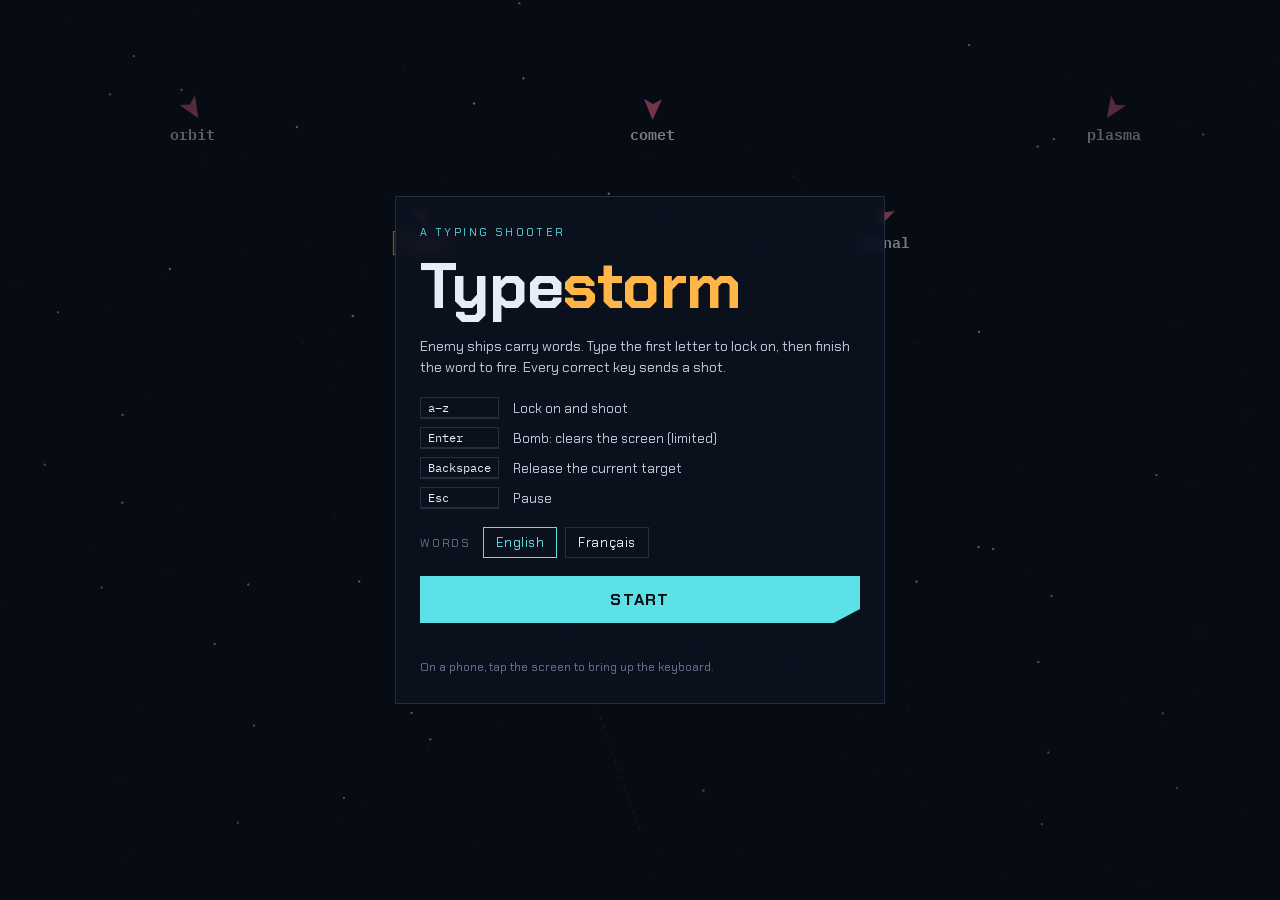
<file: index.html>
<!doctype html>
<html lang="en">
<head>
<meta charset="utf-8">
<meta name="viewport" content="width=device-width,initial-scale=1,viewport-fit=cover">
<title>Typestorm</title>
<link rel="preconnect" href="https://fonts.googleapis.com">
<link rel="preconnect" href="https://fonts.gstatic.com" crossorigin>
<link rel="stylesheet" href="https://fonts.googleapis.com/css2?family=Chakra+Petch:wght@500;700&family=IBM+Plex+Mono:wght@500;600&display=swap">
<link rel="stylesheet" href="style.css">
</head>
<body>

<div id="stage">
  <canvas id="game"></canvas>
  <input id="kbd" type="text" autocomplete="off" autocapitalize="off" autocorrect="off" spellcheck="false" aria-label="Type here">

  <!-- Heads-up display -->
  <div class="hud" id="hud" hidden>
    <div class="hud-row">
      <div class="stat"><span class="stat-label">Score</span><span class="stat-value" id="hudScore">0</span></div>
      <div class="hud-controls">
        <button class="small" id="btnMute" type="button">Sound on</button>
        <button class="small" id="btnPause" type="button">Pause</button>
      </div>
      <div class="stat right"><span class="stat-label">Wave</span><span class="stat-value" id="hudWave">1</span></div>
    </div>
    <div></div>
    <div class="hud-row">
      <div class="stat"><span class="stat-label">Shields</span><div class="pips" id="hudShields"></div></div>
      <div class="stat right"><span class="stat-label">Accuracy · Bombs</span>
        <span class="stat-value" id="hudAcc" style="font-size:16px">100%</span>
        <div class="pips" id="hudBombs" style="justify-content:flex-end"></div>
      </div>
    </div>
  </div>

  <!-- Start menu -->
  <div class="overlay" id="menu">
    <div class="card">
      <span class="eyebrow">A typing shooter</span>
      <h1>Type<span class="hot">storm</span></h1>
      <p>Enemy ships carry words. Type the first letter to lock on, then finish the word to fire. Every correct key sends a shot.</p>
      <div class="keys">
        <kbd>a–z</kbd><span>Lock on and shoot</span>
        <kbd>Enter</kbd><span>Bomb: clears the screen (limited)</span>
        <kbd>Backspace</kbd><span>Release the current target</span>
        <kbd>Esc</kbd><span>Pause</span>
      </div>
      <div class="lang" role="group" aria-label="Word language">
        <span class="lang-label">Words</span>
        <button class="chip" type="button" data-lang="en" aria-pressed="true">English</button>
        <button class="chip" type="button" data-lang="fr" aria-pressed="false">Français</button>
      </div>
      <button class="go" id="btnStart" type="button">Start</button>
      <span class="best" id="bestLine"></span>
      <span class="hint-touch">On a phone, tap the screen to bring up the keyboard.</span>
    </div>
  </div>

  <!-- Pause -->
  <div class="overlay" id="pause" hidden>
    <div class="card">
      <span class="eyebrow">Paused</span>
      <h2>Take a breath</h2>
      <button class="go" id="btnResume" type="button">Resume</button>
    </div>
  </div>

  <!-- Game over -->
  <div class="overlay" id="over" hidden>
    <div class="card">
      <span class="eyebrow">Shields down</span>
      <h2 id="overTitle">Game over</h2>
      <div class="results">
        <div class="stat"><span class="stat-label">Score</span><span class="stat-value" id="rScore">0</span></div>
        <div class="stat"><span class="stat-label">Wave reached</span><span class="stat-value" id="rWave">1</span></div>
        <div class="stat"><span class="stat-label">Accuracy</span><span class="stat-value" id="rAcc">0%</span></div>
        <div class="stat"><span class="stat-label">Words per min</span><span class="stat-value" id="rWpm">0</span></div>
      </div>
      <span class="best" id="rBest"></span>
      <button class="go" id="btnAgain" type="button">Play again</button>
    </div>
  </div>
</div>

<script src="script.js"></script>
</body>
</html>
</file>
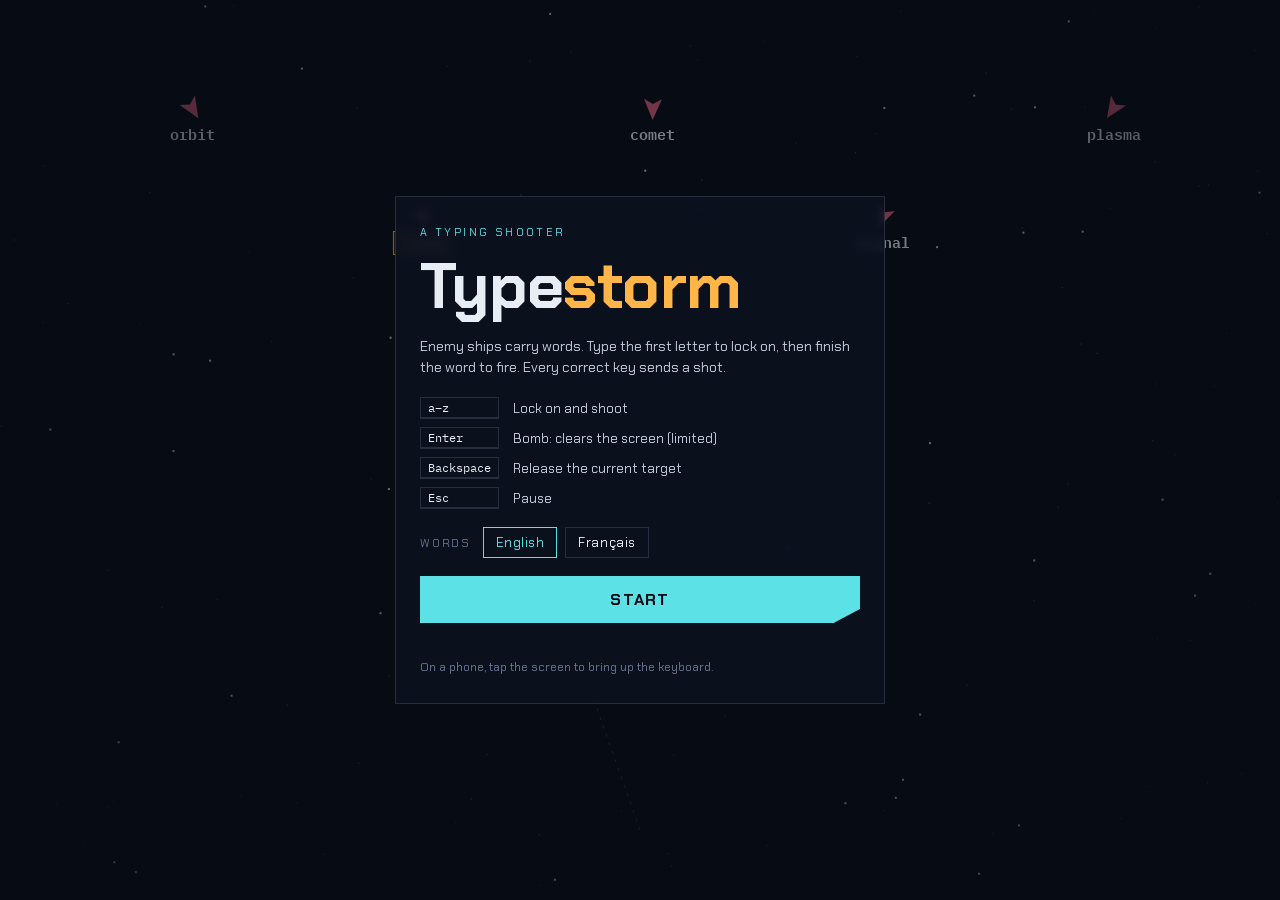
<file: Typestorm.html>
<!doctype html><html><head><meta charset=utf8><meta name=viewport content="width=device-width,initial-scale=1,viewport-fit=cover"><style>:root{color-scheme:light;box-sizing:border-box;padding-top:env(safe-area-inset-top,0px);padding-bottom:env(safe-area-inset-bottom,0px)}html{scroll-padding-top:env(safe-area-inset-top,0px)}body{margin:0;padding:0;font:14px -apple-system,BlinkMacSystemFont,sans-serif;background:#faf9f5;color:#141413}img{max-width:100%}[hidden]:not([hidden=until-found i]){display:none!important}</style></head><body>
<title>Typestorm</title>
<link rel="preconnect" href="https://fonts.googleapis.com">
<link rel="preconnect" href="https://fonts.gstatic.com" crossorigin>
<link rel="stylesheet" href="https://fonts.googleapis.com/css2?family=Chakra+Petch:wght@500;700&family=IBM+Plex+Mono:wght@500;600&display=swap">
<style>
/* Layout: one full-height stage; canvas underneath, HTML HUD + menus layered on top. Single committed dark "space arcade" look. */
:root {
  --void: #070b14;        /* space */
  --panel: rgba(12, 18, 32, 0.86);
  --ink: #e8ecf5;         /* text */
  --dim: #6b7694;         /* secondary text, stars */
  --ship: #5ce1e6;        /* player, bullets */
  --foe: #e0607e;         /* enemy hulls */
  --lock: #ffb547;        /* locked-on target, typed letters */
  --line: rgba(107, 118, 148, 0.28);
  --f-display: "Chakra Petch", "Trebuchet MS", system-ui, sans-serif;
  --f-mono: "IBM Plex Mono", ui-monospace, "SFMono-Regular", Menlo, Consolas, monospace;
  color-scheme: dark;
}
html, body { height: 100%; }
body { background: var(--void); color: var(--ink); font-family: var(--f-display); overflow: hidden; }

#stage { position: relative; height: 100%; width: 100%; overflow: hidden; touch-action: manipulation; cursor: text; }
canvas { position: absolute; inset: 0; width: 100%; height: 100%; display: block; }

/* Off-screen input that summons the phone keyboard and receives every typed character */
#kbd { position: absolute; left: -9999px; top: 0; opacity: 0; font-size: 16px; width: 1px; height: 1px; }

/* ---------- HUD ---------- */
.hud { position: absolute; inset: 0; pointer-events: none; padding: 14px 16px; display: grid; grid-template-rows: auto 1fr auto; }
.hud-row { display: flex; justify-content: space-between; align-items: flex-start; gap: 12px; }
.stat { display: grid; gap: 2px; }
.stat-label { font-size: 10px; letter-spacing: 0.16em; text-transform: uppercase; color: var(--dim); }
.stat-value { font-family: var(--f-mono); font-size: 22px; font-variant-numeric: tabular-nums; }
.stat.right { text-align: right; }
.pips { display: flex; gap: 6px; margin-top: 4px; }
.pip { width: 14px; height: 6px; background: var(--ship); transform: skewX(-20deg); }
.pip.off { background: var(--line); }
.pip.bomb { background: var(--lock); }
.hud-controls { pointer-events: auto; display: flex; gap: 8px; }
.hud[hidden] { display: none !important; }

/* ---------- Overlays (menu / pause / game over) ---------- */
.overlay { position: absolute; inset: 0; display: grid; place-items: center; padding-inline: 16px; background: radial-gradient(ellipse at 50% 40%, rgba(7,11,20,0.35), rgba(7,11,20,0.82)); }
.card { width: min(440px, 100%); background: var(--panel); border: 1px solid var(--line); padding: 28px 24px; display: grid; gap: 18px; backdrop-filter: blur(4px); }
.eyebrow { font-size: 11px; letter-spacing: 0.22em; text-transform: uppercase; color: var(--ship); }
h1 { margin: 0; font-size: clamp(40px, 11vw, 64px); line-height: 0.95; letter-spacing: -0.01em; font-weight: 700; text-wrap: balance; }
h1 .hot { color: var(--lock); }
h2 { margin: 0; font-size: 32px; font-weight: 700; text-wrap: balance; }
p { margin: 0; line-height: 1.55; color: #c4cadb; max-width: 60ch; }
.keys { display: grid; grid-template-columns: auto 1fr; gap: 8px 14px; font-size: 13px; color: #c4cadb; align-items: center; }
kbd { font-family: var(--f-mono); font-size: 12px; border: 1px solid var(--line); border-bottom-width: 2px; padding: 2px 7px; color: var(--ink); white-space: nowrap; }
.lang { display: flex; gap: 8px; flex-wrap: wrap; align-items: center; }
.lang-label { font-size: 11px; letter-spacing: 0.16em; text-transform: uppercase; color: var(--dim); margin-right: 4px; }
button { font: inherit; cursor: pointer; }
.chip { background: transparent; color: var(--ink); border: 1px solid var(--line); padding: 6px 12px; font-size: 13px; letter-spacing: 0.04em; }
.chip[aria-pressed="true"] { border-color: var(--ship); color: var(--ship); }
.go { background: var(--ship); color: var(--void); border: 0; padding: 13px 18px; font-weight: 700; font-size: 16px; letter-spacing: 0.08em; text-transform: uppercase; clip-path: polygon(0 0, 100% 0, 100% 70%, 94% 100%, 0 100%); }
.go:hover { filter: brightness(1.1); }
.small { background: rgba(12,18,32,0.7); color: var(--dim); border: 1px solid var(--line); padding: 4px 10px; font-size: 12px; letter-spacing: 0.08em; text-transform: uppercase; }
.small:hover { color: var(--ink); }
button:focus-visible { outline: 2px solid var(--lock); outline-offset: 3px; }
.results { display: grid; grid-template-columns: repeat(2, minmax(0, 1fr)); gap: 12px; }
.results .stat-value { font-size: 26px; }
.best { font-size: 13px; color: var(--dim); }
.best b { color: var(--lock); font-family: var(--f-mono); font-weight: 600; }
.hint-touch { font-size: 12px; color: var(--dim); }
@media (prefers-reduced-motion: reduce) { .go { transition: none; } }
</style>

<div id="stage">
  <canvas id="game"></canvas>
  <input id="kbd" type="text" autocomplete="off" autocapitalize="off" autocorrect="off" spellcheck="false" aria-label="Type here">

  <!-- Heads-up display -->
  <div class="hud" id="hud" hidden>
    <div class="hud-row">
      <div class="stat"><span class="stat-label">Score</span><span class="stat-value" id="hudScore">0</span></div>
      <div class="hud-controls">
        <button class="small" id="btnMute" type="button">Sound on</button>
        <button class="small" id="btnPause" type="button">Pause</button>
      </div>
      <div class="stat right"><span class="stat-label">Wave</span><span class="stat-value" id="hudWave">1</span></div>
    </div>
    <div></div>
    <div class="hud-row">
      <div class="stat"><span class="stat-label">Shields</span><div class="pips" id="hudShields"></div></div>
      <div class="stat right"><span class="stat-label">Accuracy · Bombs</span>
        <span class="stat-value" id="hudAcc" style="font-size:16px">100%</span>
        <div class="pips" id="hudBombs" style="justify-content:flex-end"></div>
      </div>
    </div>
  </div>

  <!-- Start menu -->
  <div class="overlay" id="menu">
    <div class="card">
      <span class="eyebrow">A typing shooter</span>
      <h1>Type<span class="hot">storm</span></h1>
      <p>Enemy ships carry words. Type the first letter to lock on, then finish the word to fire. Every correct key sends a shot.</p>
      <div class="keys">
        <kbd>a–z</kbd><span>Lock on and shoot</span>
        <kbd>Enter</kbd><span>Bomb: clears the screen (limited)</span>
        <kbd>Backspace</kbd><span>Release the current target</span>
        <kbd>Esc</kbd><span>Pause</span>
      </div>
      <div class="lang" role="group" aria-label="Word language">
        <span class="lang-label">Words</span>
        <button class="chip" type="button" data-lang="en" aria-pressed="true">English</button>
        <button class="chip" type="button" data-lang="fr" aria-pressed="false">Français</button>
      </div>
      <button class="go" id="btnStart" type="button">Start</button>
      <span class="best" id="bestLine"></span>
      <span class="hint-touch">On a phone, tap the screen to bring up the keyboard.</span>
    </div>
  </div>

  <!-- Pause -->
  <div class="overlay" id="pause" hidden>
    <div class="card">
      <span class="eyebrow">Paused</span>
      <h2>Take a breath</h2>
      <button class="go" id="btnResume" type="button">Resume</button>
    </div>
  </div>

  <!-- Game over -->
  <div class="overlay" id="over" hidden>
    <div class="card">
      <span class="eyebrow">Shields down</span>
      <h2 id="overTitle">Game over</h2>
      <div class="results">
        <div class="stat"><span class="stat-label">Score</span><span class="stat-value" id="rScore">0</span></div>
        <div class="stat"><span class="stat-label">Wave reached</span><span class="stat-value" id="rWave">1</span></div>
        <div class="stat"><span class="stat-label">Accuracy</span><span class="stat-value" id="rAcc">0%</span></div>
        <div class="stat"><span class="stat-label">Words per min</span><span class="stat-value" id="rWpm">0</span></div>
      </div>
      <span class="best" id="rBest"></span>
      <button class="go" id="btnAgain" type="button">Play again</button>
    </div>
  </div>
</div>

<script>
/* =====================================================================
   TYPESTORM — a ZType-style typing shooter in one file, no engine.
   Sections follow the same layers ZType uses:
     1. Setup (canvas, sizing, sound)
     2. Content (word lists)
     3. Entities (Player, Enemy, Bullet, Particle, Stars)
     4. Game rules (waves, spawning, scoring, targeting)
     5. Input (keyboard + phone keyboard)
     6. Game loop (update → draw, ~60 times per second)
   ===================================================================== */

/* ---------- 1. SETUP ---------- */
const stage = document.getElementById('stage');
const canvas = document.getElementById('game');
const ctx = canvas.getContext('2d');
const kbd = document.getElementById('kbd');
let W = 0, H = 0, DPR = 1;

const COLORS = { ship: '#5ce1e6', foe: '#e0607e', lock: '#ffb547', ink: '#e8ecf5', dim: '#6b7694' };
const WORD_FONT = '600 15px "IBM Plex Mono", ui-monospace, Menlo, monospace';
const BANNER_FONT = '700 34px "Chakra Petch", system-ui, sans-serif';

function resize() {
  const r = stage.getBoundingClientRect();
  DPR = Math.min(window.devicePixelRatio || 1, 2);
  W = r.width; H = r.height;
  canvas.width = Math.round(W * DPR);
  canvas.height = Math.round(H * DPR);
  ctx.setTransform(DPR, 0, 0, DPR, 0, 0);   // draw in CSS pixels, stay sharp on retina
  player.x = W / 2; player.y = H - 70;
}

// Tiny synth: no audio files, just oscillators. Browsers only allow sound after a click/keypress.
let actx = null, muted = false;
function initAudio() {
  if (actx) return;
  try { actx = new (window.AudioContext || window.webkitAudioContext)(); } catch (e) { actx = null; }
}
function beep(freq, dur, type = 'square', vol = 0.03, slide = 0) {
  if (!actx || muted) return;
  const t = actx.currentTime, o = actx.createOscillator(), g = actx.createGain();
  o.type = type; o.frequency.setValueAtTime(freq, t);
  if (slide) o.frequency.exponentialRampToValueAtTime(Math.max(30, freq + slide), t + dur);
  g.gain.setValueAtTime(vol, t); g.gain.exponentialRampToValueAtTime(0.0001, t + dur);
  o.connect(g).connect(actx.destination); o.start(t); o.stop(t + dur);
}
const sfx = {
  shoot: () => beep(880, 0.06, 'square', 0.02, 300),
  miss:  () => beep(140, 0.12, 'sawtooth', 0.03),
  boom:  () => beep(220, 0.35, 'triangle', 0.06, -180),
  hurt:  () => beep(90, 0.5, 'sawtooth', 0.07, -50),
  wave:  () => { beep(440, 0.12, 'triangle', 0.04); setTimeout(() => beep(660, 0.18, 'triangle', 0.04), 120); },
};

/* ---------- 2. CONTENT: word lists ---------- */
const WORDS = {
  en: `cat sun map box key run zip fog ice web gas ray orb arc hub
       code byte loop node wave beam dust star moon core ship grid bolt echo flux
       laser orbit comet pixel radar shield rocket planet signal vector engine cursor
       galaxy nebula plasma photon quasar reactor capsule gravity voltage asteroid
       keyboard database protocol satellite telescope algorithm hyperdrive frequency
       interstellar constellation`.split(/\s+/),
  fr: `sol feu air mer vol ami roi nid dos jeu lit mot
       code lune ciel onde vent sable pluie neige terre fusee etoile
       vaisseau planete clavier soleil nuage orage espace lumiere energie
       comete galaxie satellite programme ordinateur telescope atmosphere
       gravitation astronaute universite navigation reseau`.split(/\s+/)
};
// French words are shown with accents; typing matches the base letter (é → e) so any keyboard works.
const ACCENTED = { fusee: 'fusée', etoile: 'étoile', planete: 'planète', comete: 'comète', telescope: 'télescope', atmosphere: 'atmosphère', universite: 'université', reseau: 'réseau', lumiere: 'lumière', energie: 'énergie' };
const base = ch => ch.normalize('NFD').replace(/[̀-ͯ]/g, '').toLowerCase();

/* ---------- 3. ENTITIES ---------- */
// Every object in the world has x/y, an update(dt) and a draw(). The loop calls both each frame.

const player = { x: 0, y: 0, angle: -Math.PI / 2 };

class Enemy {
  constructor(word, x, y, speed) {
    this.word = word;          // what's displayed
    this.typed = 0;            // how many letters the player has hit
    this.pending = 0;          // bullets still flying toward this ship
    this.x = x; this.y = y; this.speed = speed;
    this.doomed = false;       // fully typed; explodes when the last bullet lands
    this.dead = false;
    this.flash = 0;
    this.t = Math.random() * 10;
  }
  get next() { return base(this.word[this.typed]); }
  update(dt) {
    this.t += dt;
    const dx = player.x - this.x, dy = player.y - this.y, d = Math.hypot(dx, dy) || 1;
    const s = this.speed * (this.doomed ? 0.25 : 1);
    this.x += (dx / d) * s * dt + Math.sin(this.t * 1.7) * 10 * dt;   // home in, with a slight weave
    this.y += (dy / d) * s * dt;
    this.angle = Math.atan2(dy, dx);
    if (this.flash > 0) this.flash -= dt;
    if (d < 24 && !this.dead) game.playerHit(this);                    // collision with the player
  }
  draw() {
    const locked = game.target === this;
    // hull
    ctx.save();
    ctx.translate(this.x, this.y); ctx.rotate(this.angle);
    ctx.fillStyle = this.flash > 0 ? '#ffffff' : COLORS.foe;
    ctx.beginPath(); ctx.moveTo(12, 0); ctx.lineTo(-9, -9); ctx.lineTo(-4, 0); ctx.lineTo(-9, 9); ctx.closePath(); ctx.fill();
    ctx.restore();
    if (this.doomed) return;
    // word label: typed part in amber, rest in white
    ctx.font = WORD_FONT;
    const done = this.word.slice(0, this.typed), rest = this.word.slice(this.typed);
    const wDone = ctx.measureText(done).width, wAll = ctx.measureText(this.word).width;
    const lx = Math.max(6, Math.min(W - wAll - 14, this.x - wAll / 2)), ly = this.y + 18;
    ctx.fillStyle = locked ? 'rgba(255,181,71,0.14)' : 'rgba(7,11,20,0.75)';
    ctx.fillRect(lx - 6, ly - 2, wAll + 12, 22);
    if (locked) { ctx.strokeStyle = COLORS.lock; ctx.lineWidth = 1; ctx.strokeRect(lx - 6.5, ly - 2.5, wAll + 13, 23); }
    ctx.textBaseline = 'top';
    ctx.fillStyle = locked ? COLORS.lock : COLORS.dim; ctx.fillText(done, lx, ly + 2);
    ctx.fillStyle = COLORS.ink; ctx.fillText(rest, lx + wDone, ly + 2);
  }
}

class Bullet {
  constructor(target) { this.x = player.x; this.y = player.y - 10; this.target = target; this.dead = false; }
  update(dt) {
    const t = this.target;
    if (t.dead) { this.dead = true; return; }
    const dx = t.x - this.x, dy = t.y - this.y, d = Math.hypot(dx, dy);
    const step = 1100 * dt;
    if (d <= step + 6) {                      // arrived: hit!
      this.dead = true;
      t.pending--; t.flash = 0.06; t.y -= 4;   // small knockback
      burst(t.x, t.y, COLORS.ship, 4, 80);
      if (t.doomed && t.pending <= 0) game.destroy(t);
      return;
    }
    this.px = this.x; this.py = this.y;
    this.x += (dx / d) * step; this.y += (dy / d) * step;
  }
  draw() {
    ctx.strokeStyle = COLORS.ship; ctx.lineWidth = 2;
    ctx.beginPath(); ctx.moveTo(this.px ?? this.x, this.py ?? this.y); ctx.lineTo(this.x, this.y); ctx.stroke();
  }
}

class Particle {
  constructor(x, y, color, speed) {
    const a = Math.random() * Math.PI * 2, s = speed * (0.3 + Math.random());
    this.x = x; this.y = y; this.vx = Math.cos(a) * s; this.vy = Math.sin(a) * s;
    this.life = this.max = 0.4 + Math.random() * 0.5; this.color = color; this.dead = false;
  }
  update(dt) { this.x += this.vx * dt; this.y += this.vy * dt; this.vx *= 0.96; this.vy *= 0.96; if ((this.life -= dt) <= 0) this.dead = true; }
  draw() { ctx.globalAlpha = Math.max(0, this.life / this.max); ctx.fillStyle = this.color; ctx.fillRect(this.x - 1.5, this.y - 1.5, 3, 3); ctx.globalAlpha = 1; }
}
function burst(x, y, color, n, speed) { for (let i = 0; i < n; i++) game.particles.push(new Particle(x, y, color, speed)); }

// Parallax starfield: three layers moving at different speeds give depth for almost no cost.
const stars = Array.from({ length: 140 }, () => ({ x: Math.random(), y: Math.random(), z: [0.2, 0.5, 1][Math.floor(Math.random() * 3)] }));
function drawStars(dt) {
  for (const s of stars) {
    s.y += s.z * 0.04 * dt; if (s.y > 1) { s.y -= 1; s.x = Math.random(); }
    ctx.globalAlpha = 0.25 + s.z * 0.6; ctx.fillStyle = s.z === 1 ? COLORS.ink : COLORS.dim;
    ctx.fillRect(s.x * W, s.y * H, s.z === 1 ? 2 : 1.2, s.z === 1 ? 2 : 1.2);
  }
  ctx.globalAlpha = 1;
}
function drawPlayer() {
  ctx.save(); ctx.translate(player.x, player.y); ctx.rotate(player.angle + Math.PI / 2);
  ctx.fillStyle = COLORS.ship; ctx.shadowColor = COLORS.ship; ctx.shadowBlur = 14;
  ctx.beginPath(); ctx.moveTo(0, -16); ctx.lineTo(11, 12); ctx.lineTo(0, 6); ctx.lineTo(-11, 12); ctx.closePath(); ctx.fill();
  ctx.restore();
}

/* ---------- 4. GAME RULES ---------- */
const game = {
  state: 'menu',            // menu | play | paused | over
  lang: 'en',
  enemies: [], bullets: [], particles: [],
  target: null,
  reset() {
    Object.assign(this, { enemies: [], bullets: [], particles: [], target: null, wave: 0, score: 0, hits: 0, misses: 0,
      streak: 0, shields: 3, bombs: 1, shake: 0, banner: null, queue: [], spawnTimer: 0, betweenWaves: 0, startTime: performance.now(), charsTyped: 0 });
    this.nextWave();
  },
  nextWave() {
    this.wave++;
    if (this.wave > 1 && this.wave % 3 === 1 && this.bombs < 3) this.bombs++;
    const count = 4 + this.wave * 2;
    const maxLen = 3 + this.wave, minLen = Math.min(3 + Math.floor(this.wave / 3), 8);
    const pool = WORDS[this.lang].filter(w => w.length <= maxLen && w.length >= Math.min(minLen, maxLen));
    this.queue = Array.from({ length: count }, () => pool[Math.floor(Math.random() * pool.length)]);
    this.spawnTimer = 0.8;
    this.banner = { text: 'WAVE ' + this.wave, t: 2 };
    sfx.wave(); updateHud();
  },
  spawn() {
    // Prefer a word whose first letter isn't already on screen, so the first key is never ambiguous.
    const used = new Set(this.enemies.filter(e => !e.doomed).map(e => e.next));
    let i = this.queue.findIndex(w => !used.has(w[0]));
    if (i < 0) i = 0;
    const raw = this.queue.splice(i, 1)[0];
    const word = this.lang === 'fr' ? (ACCENTED[raw] || raw) : raw;
    const speed = (24 + this.wave * 5) * Math.max(0.7, Math.min(1.3, H / 700));
    this.enemies.push(new Enemy(word, 40 + Math.random() * (W - 80), -20, speed));
  },
  typeChar(ch) {
    const c = base(ch);
    if (!/^[a-z]$/.test(c)) return;
    let t = this.target;
    if (!t) {
      // Lock on: among ships whose next letter matches, pick the one closest to the player.
      const cands = this.enemies.filter(e => !e.doomed && !e.dead && e.y > -15 && e.next === c);
      if (!cands.length) return this.miss();
      cands.sort((a, b) => Math.hypot(player.x - a.x, player.y - a.y) - Math.hypot(player.x - b.x, player.y - b.y));
      t = this.target = cands[0];
    }
    if (t.next !== c) return this.miss();
    t.typed++; t.pending++;
    this.bullets.push(new Bullet(t));
    this.hits++; this.streak++; this.charsTyped++;
    this.score += 1 + Math.floor(this.streak / 10);           // streak multiplier
    player.angle = Math.atan2(t.y - player.y, t.x - player.x);
    sfx.shoot();
    if (t.typed >= t.word.length) { t.doomed = true; this.target = null; this.score += t.word.length * 10; }
    updateHud();
  },
  miss() { this.misses++; this.streak = 0; sfx.miss(); updateHud(); },
  destroy(e) {
    e.dead = true; burst(e.x, e.y, COLORS.foe, 22, 160); burst(e.x, e.y, COLORS.lock, 8, 90);
    this.shake = Math.max(this.shake, 3); sfx.boom();
  },
  playerHit(e) {
    e.dead = true; if (this.target === e) this.target = null;
    burst(e.x, e.y, COLORS.foe, 26, 200); this.shake = 12;
    if (this.state !== 'play') return;
    sfx.hurt();
    this.shields--; updateHud();
    if (this.shields <= 0) this.gameOver();
  },
  bomb() {
    if (this.bombs <= 0) return;
    this.bombs--; this.target = null;
    for (const e of this.enemies) if (!e.dead) this.destroy(e);
    this.shake = 14; updateHud();
  },
  gameOver() {
    this.state = 'over';
    burst(player.x, player.y, COLORS.ship, 60, 260);
    const mins = (performance.now() - this.startTime) / 60000;
    const acc = accuracy();
    let best = 0; try { best = +localStorage.getItem('typestorm-best') || 0; } catch (e) {}
    const newBest = this.score > best;
    if (newBest) { try { localStorage.setItem('typestorm-best', this.score); } catch (e) {} }
    $('rScore').textContent = this.score; $('rWave').textContent = this.wave;
    $('rAcc').textContent = acc + '%'; $('rWpm').textContent = Math.round(this.charsTyped / 5 / Math.max(mins, 0.1));
    $('overTitle').textContent = newBest ? 'New best score' : 'Game over';
    $('rBest').innerHTML = newBest ? '' : 'Best: <b>' + best + '</b>';
    setTimeout(() => { show('over'); $('hud').hidden = true; }, 900);
  },
  update(dt) {
    if (this.spawnTimer > 0) this.spawnTimer -= dt;
    else if (this.queue.length) { this.spawn(); this.spawnTimer = Math.max(0.55, 2.2 - this.wave * 0.13) * (0.7 + Math.random() * 0.6); }
    for (const list of [this.enemies, this.bullets, this.particles]) for (const o of list) o.update(dt);
    // Remove finished objects
    this.enemies = this.enemies.filter(e => !e.dead);
    this.bullets = this.bullets.filter(b => !b.dead);
    this.particles = this.particles.filter(p => !p.dead);
    if (this.state === 'play' && !this.queue.length && !this.enemies.length) {
      this.betweenWaves += dt;
      if (this.betweenWaves > 1.4) { this.betweenWaves = 0; this.nextWave(); }
    }
    if (this.banner && (this.banner.t -= dt) <= 0) this.banner = null;
    this.shake *= 0.88;
  },
  draw() {
    const sx = (Math.random() - 0.5) * this.shake, sy = (Math.random() - 0.5) * this.shake;
    ctx.save(); ctx.translate(sx, sy);
    for (const b of this.bullets) b.draw();
    for (const e of this.enemies) e.draw();
    for (const p of this.particles) p.draw();
    if (this.state === 'play' || this.state === 'paused') drawPlayer();
    if (this.target) {           // faint aiming line
      ctx.strokeStyle = 'rgba(255,181,71,0.25)'; ctx.setLineDash([3, 6]);
      ctx.beginPath(); ctx.moveTo(player.x, player.y); ctx.lineTo(this.target.x, this.target.y); ctx.stroke(); ctx.setLineDash([]);
    }
    ctx.restore();
    if (this.banner) {
      ctx.globalAlpha = Math.min(1, this.banner.t); ctx.font = BANNER_FONT; ctx.textAlign = 'center'; ctx.textBaseline = 'middle';
      ctx.fillStyle = COLORS.ink; ctx.fillText(this.banner.text, W / 2, H * 0.4); ctx.textAlign = 'left'; ctx.globalAlpha = 1;
    }
  }
};

// Attract mode: a few drifting ships behind the start menu so the screen is alive at rest.
function attract() {
  game.enemies = []; game.bullets = []; game.particles = []; game.target = null; game.queue = []; game.shake = 0;
  const demo = ['orbit', 'laser', 'comet', 'signal', 'plasma'];
  demo.forEach((w, i) => game.enemies.push(Object.assign(new Enemy(w, W * (0.15 + i * 0.18), H * (0.12 + (i % 2) * 0.12), 0), { typed: i === 1 ? 2 : 0 })));
  game.target = game.enemies[1];
}

/* ---------- HUD helpers ---------- */
const $ = id => document.getElementById(id);
const accuracy = () => { const t = game.hits + game.misses; return t ? Math.round((game.hits / t) * 100) : 100; };
function pips(el, n, max, cls) { el.innerHTML = Array.from({ length: max }, (_, i) => `<span class="pip ${i < n ? cls : 'off'}"></span>`).join(''); }
function updateHud() {
  $('hudScore').textContent = game.score; $('hudWave').textContent = game.wave; $('hudAcc').textContent = accuracy() + '%';
  pips($('hudShields'), game.shields, 3, ''); pips($('hudBombs'), game.bombs, 3, 'bomb');
}
function show(id) { for (const o of ['menu', 'pause', 'over']) $(o).hidden = o !== id; }
function showBest() {
  let best = 0; try { best = +localStorage.getItem('typestorm-best') || 0; } catch (e) {}
  $('bestLine').innerHTML = best ? 'Your best: <b>' + best + '</b>' : '';
}

function start() {
  initAudio(); if (actx && actx.state === 'suspended') actx.resume();
  game.reset(); game.state = 'play'; show(null); $('hud').hidden = false; updateHud();
  kbd.focus();
}
function pause() { if (game.state !== 'play') return; game.state = 'paused'; show('pause'); }
function resume() { if (game.state !== 'paused') return; game.state = 'play'; show(null); kbd.focus(); }

/* ---------- 5. INPUT ---------- */
// All letters arrive through the hidden <input>, which works for physical keyboards AND phone keyboards.
kbd.addEventListener('input', () => {
  const v = kbd.value; kbd.value = '';
  if (game.state === 'play') for (const ch of v) game.typeChar(ch);
});
kbd.addEventListener('keydown', e => {
  if (e.key === 'Enter') { e.preventDefault(); if (game.state === 'play') game.bomb(); else if (game.state !== 'paused') start(); }
  else if (e.key === 'Backspace') { e.preventDefault(); game.target = null; }
  else if (e.key === 'Escape') { e.preventDefault(); game.state === 'paused' ? resume() : pause(); }
});
// If focus is anywhere else, typing still reaches the game.
document.addEventListener('keydown', e => {
  if (document.activeElement === kbd || e.target.tagName === 'BUTTON' && e.key === 'Enter') return;
  if (game.state === 'play' && e.key.length === 1) { e.preventDefault(); game.typeChar(e.key); }
  else if (e.key === 'Enter' && game.state === 'play') { e.preventDefault(); game.bomb(); }
  else if (e.key === 'Escape') game.state === 'paused' ? resume() : pause();
});
stage.addEventListener('pointerdown', e => { if (game.state === 'play' && !e.target.closest('button')) kbd.focus(); });
window.addEventListener('blur', pause);

$('btnStart').addEventListener('click', start);
$('btnAgain').addEventListener('click', start);
$('btnResume').addEventListener('click', resume);
$('btnPause').addEventListener('click', () => { pause(); });
$('btnMute').addEventListener('click', () => { muted = !muted; $('btnMute').textContent = muted ? 'Sound off' : 'Sound on'; kbd.focus(); });
document.querySelectorAll('[data-lang]').forEach(b => b.addEventListener('click', () => {
  game.lang = b.dataset.lang;
  document.querySelectorAll('[data-lang]').forEach(x => x.setAttribute('aria-pressed', x === b));
}));

/* ---------- 6. GAME LOOP ---------- */
let last = performance.now();
function frame(now) {
  const dt = Math.min((now - last) / 1000, 0.05);   // seconds since last frame, capped so tab switches don't teleport ships
  last = now;
  ctx.fillStyle = '#070b14'; ctx.fillRect(0, 0, W, H);
  drawStars(dt);
  if (game.state === 'play' || game.state === 'over' || game.state === 'menu') game.update(game.state === 'menu' ? 0 : dt);
  game.draw();
  requestAnimationFrame(frame);
}

window.addEventListener('resize', resize);
resize(); attract(); showBest();
requestAnimationFrame(frame);
</script>

</body></html>
</file>
<file: style.css>
/* Base reset */
:root{color-scheme:light;box-sizing:border-box;padding-top:env(safe-area-inset-top,0px);padding-bottom:env(safe-area-inset-bottom,0px)}
html{scroll-padding-top:env(safe-area-inset-top,0px)}
body{margin:0;padding:0;font:14px -apple-system,BlinkMacSystemFont,sans-serif;background:#faf9f5;color:#141413}
img{max-width:100%}
[hidden]:not([hidden=until-found i]){display:none!important}

/* Layout: one full-height stage; canvas underneath, HTML HUD + menus layered on top. Single committed dark "space arcade" look. */
:root {
  --void: #070b14;        /* space */
  --panel: rgba(12, 18, 32, 0.86);
  --ink: #e8ecf5;         /* text */
  --dim: #6b7694;         /* secondary text, stars */
  --ship: #5ce1e6;        /* player, bullets */
  --foe: #e0607e;         /* enemy hulls */
  --lock: #ffb547;        /* locked-on target, typed letters */
  --line: rgba(107, 118, 148, 0.28);
  --f-display: "Chakra Petch", "Trebuchet MS", system-ui, sans-serif;
  --f-mono: "IBM Plex Mono", ui-monospace, "SFMono-Regular", Menlo, Consolas, monospace;
  color-scheme: dark;
}
html, body { height: 100%; }
body { background: var(--void); color: var(--ink); font-family: var(--f-display); overflow: hidden; }

#stage { position: relative; height: 100%; width: 100%; overflow: hidden; touch-action: manipulation; cursor: text; }
canvas { position: absolute; inset: 0; width: 100%; height: 100%; display: block; }

/* Off-screen input that summons the phone keyboard and receives every typed character */
#kbd { position: absolute; left: -9999px; top: 0; opacity: 0; font-size: 16px; width: 1px; height: 1px; }

/* ---------- HUD ---------- */
.hud { position: absolute; inset: 0; pointer-events: none; padding: 14px 16px; display: grid; grid-template-rows: auto 1fr auto; }
.hud-row { display: flex; justify-content: space-between; align-items: flex-start; gap: 12px; }
.stat { display: grid; gap: 2px; }
.stat-label { font-size: 10px; letter-spacing: 0.16em; text-transform: uppercase; color: var(--dim); }
.stat-value { font-family: var(--f-mono); font-size: 22px; font-variant-numeric: tabular-nums; }
.stat.right { text-align: right; }
.pips { display: flex; gap: 6px; margin-top: 4px; }
.pip { width: 14px; height: 6px; background: var(--ship); transform: skewX(-20deg); }
.pip.off { background: var(--line); }
.pip.bomb { background: var(--lock); }
.hud-controls { pointer-events: auto; display: flex; gap: 8px; }
.hud[hidden] { display: none !important; }

/* ---------- Overlays (menu / pause / game over) ---------- */
.overlay { position: absolute; inset: 0; display: grid; place-items: center; padding-inline: 16px; background: radial-gradient(ellipse at 50% 40%, rgba(7,11,20,0.35), rgba(7,11,20,0.82)); }
.card { width: min(440px, 100%); background: var(--panel); border: 1px solid var(--line); padding: 28px 24px; display: grid; gap: 18px; backdrop-filter: blur(4px); }
.eyebrow { font-size: 11px; letter-spacing: 0.22em; text-transform: uppercase; color: var(--ship); }
h1 { margin: 0; font-size: clamp(40px, 11vw, 64px); line-height: 0.95; letter-spacing: -0.01em; font-weight: 700; text-wrap: balance; }
h1 .hot { color: var(--lock); }
h2 { margin: 0; font-size: 32px; font-weight: 700; text-wrap: balance; }
p { margin: 0; line-height: 1.55; color: #c4cadb; max-width: 60ch; }
.keys { display: grid; grid-template-columns: auto 1fr; gap: 8px 14px; font-size: 13px; color: #c4cadb; align-items: center; }
kbd { font-family: var(--f-mono); font-size: 12px; border: 1px solid var(--line); border-bottom-width: 2px; padding: 2px 7px; color: var(--ink); white-space: nowrap; }
.lang { display: flex; gap: 8px; flex-wrap: wrap; align-items: center; }
.lang-label { font-size: 11px; letter-spacing: 0.16em; text-transform: uppercase; color: var(--dim); margin-right: 4px; }
button { font: inherit; cursor: pointer; }
.chip { background: transparent; color: var(--ink); border: 1px solid var(--line); padding: 6px 12px; font-size: 13px; letter-spacing: 0.04em; }
.chip[aria-pressed="true"] { border-color: var(--ship); color: var(--ship); }
.go { background: var(--ship); color: var(--void); border: 0; padding: 13px 18px; font-weight: 700; font-size: 16px; letter-spacing: 0.08em; text-transform: uppercase; clip-path: polygon(0 0, 100% 0, 100% 70%, 94% 100%, 0 100%); }
.go:hover { filter: brightness(1.1); }
.small { background: rgba(12,18,32,0.7); color: var(--dim); border: 1px solid var(--line); padding: 4px 10px; font-size: 12px; letter-spacing: 0.08em; text-transform: uppercase; }
.small:hover { color: var(--ink); }
button:focus-visible { outline: 2px solid var(--lock); outline-offset: 3px; }
.results { display: grid; grid-template-columns: repeat(2, minmax(0, 1fr)); gap: 12px; }
.results .stat-value { font-size: 26px; }
.best { font-size: 13px; color: var(--dim); }
.best b { color: var(--lock); font-family: var(--f-mono); font-weight: 600; }
.hint-touch { font-size: 12px; color: var(--dim); }
@media (prefers-reduced-motion: reduce) { .go { transition: none; } }
</file>
